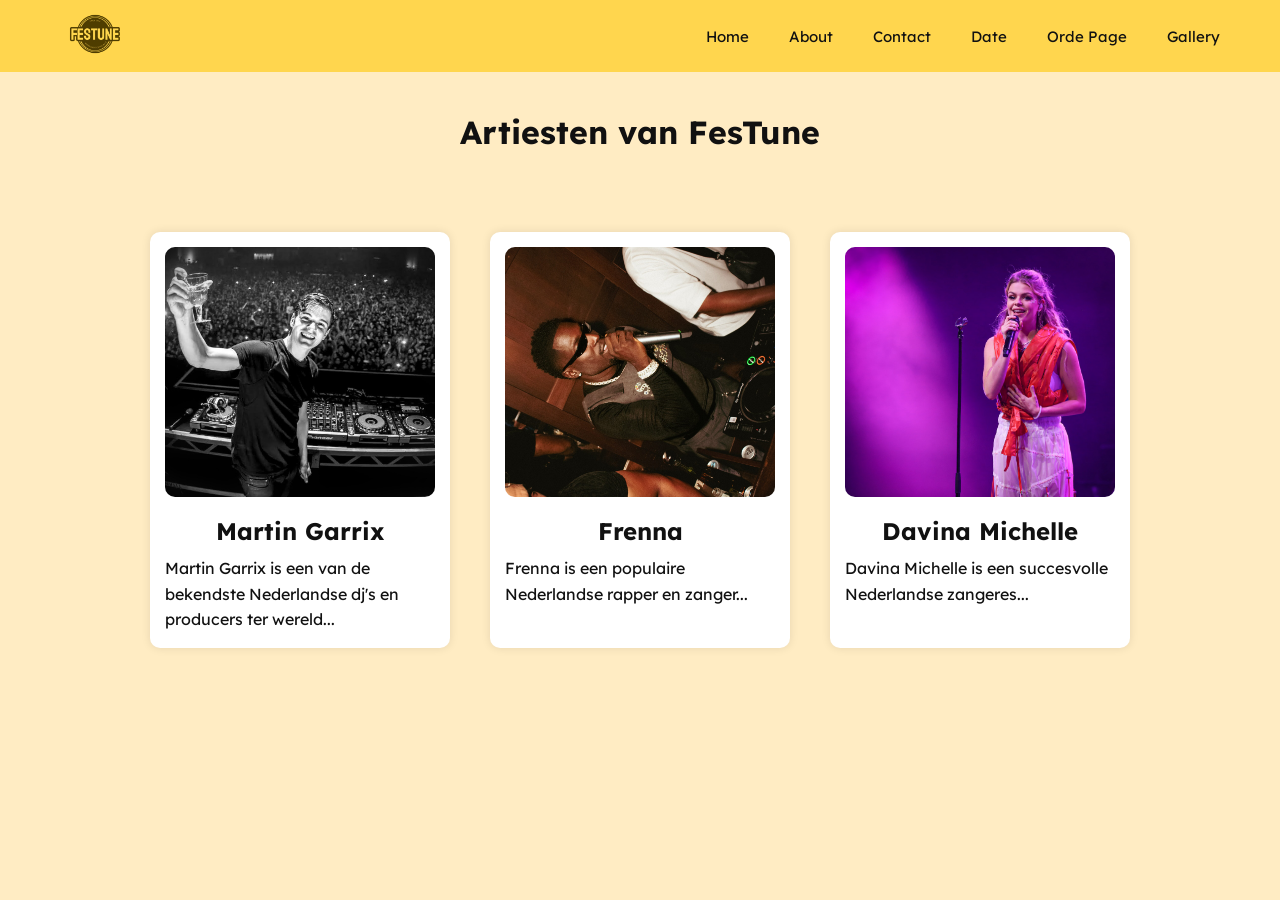
<file: Atakan/index.html>
<!doctype html>
<html lang="nl">
<head>
<meta charset="UTF-8">
<meta name="viewport" content="width=device-width, initial-scale=1.0">
<title>FesTune</title>
  <link rel="icon" type="image/x-icon" href="../assets/logo/Logo-FesTune.png">
  <link rel="preconnect" href="https://fonts.googleapis.com">
  <link rel="preconnect" href="https://fonts.gstatic.com" crossorigin>
  <link href="https://fonts.googleapis.com/css2?family=Lexend:wght@100..900&display=swap" rel="stylesheet">
<style>
*{
    margin: 0;
    padding: 0;
    box-sizing: border-box;
}

body {
  font-family: 'Lexend', sans-serif;
  background: #ffecc3;
  color: #111;
  margin: 0;
  padding: 0;
  box-sizing: border-box;
}

nav {
  background-color: #ffd64e;
  padding: 0 60px;
  height: 72px;
  display: flex;
  align-items: center;
  justify-content: space-between;
}

.logo img {
  width: 70px;
  height: auto;
}

.nav-links {
  list-style: none;
  display: flex;
  gap: 40px;
}

.nav-links a {
  font-size: 15px;
  color: #111;
  text-decoration: none;
  font-weight: 400;
}

.nav-links a:hover {
  text-decoration: underline;
}


h1{
    text-align: center;
    padding: 40px;
}


.gallery{
    display: flex;
    justify-content: center;
    gap: 40px;
    padding: 40px;
    flex-wrap: wrap;
}


.card{
    width: 300px;
    background-color: white;
    padding: 15px;
    border-radius: 10px;
    box-shadow: 0 0 10px rgba(0,0,0,0.1);
    text-align: center;

    display: block;
    text-decoration: none;
    color: inherit;

    transition: 0.2s ease;
}

.card:hover{
    transform: scale(1.03);
}

.card img{
    width: 100%;
    height: 250px;
    object-fit: cover;
    border-radius: 10px;
}

.card h2{
    margin-top: 15px;
    margin-bottom: 10px;
}

.card p{
    line-height: 1.6;
    text-align: left;
}


footer{
    text-align: center;
    padding: 20px;
    background-color: lightgray;
    margin-top: 30px;
}

@media (max-width: 768px){
    nav{
        flex-direction: column;
        height: auto;
        padding: 15px;
        gap: 10px;
    }

    .nav-links{
        flex-direction: column;
        gap: 10px;
        text-align: center;
    }

    .gallery{
        padding: 20px;
    }
}
</style>
</head>
<body>

<nav>
    <span class="logo"><img src="../assets/logo/Logo-FesTune.png" alt="Logo"></span>
    <ul class="nav-links">
      <li><a href="../Mark/index.html">Home</a></li>
      <li><a href="../Mark/About/about.html">About</a></li>
      <li><a href="../Mark/Contact/contact.html">Contact</a></li>
      <li><a href="#">Date</a></li>
      <li><a href="../Mark/Order-Page/bestellen.php">Orde Page</a></li>
      <li><a href="../Atakan/index.html">Gallery</a></li>
    </ul>
  </nav>

<h1>Artiesten van FesTune</h1>

<div class="gallery">

    <a href="martin.html" class="card">
        <img src="603409.jpg" alt="Martin Garrix">
        <h2>Martin Garrix</h2>
        <p>Martin Garrix is een van de bekendste Nederlandse dj's en producers ter wereld...</p>
    </a>

    <a href="frenna.html" class="card">
        <img src="Foto-Frenna-Tiagolopu-1-scaled.jpg" alt="Frenna">
        <h2>Frenna</h2>
        <p>Frenna is een populaire Nederlandse rapper en zanger...</p>
    </a>

    <a href="davina.html" class="card">
        <img src="download.jpg" alt="Davina Michelle">
        <h2>Davina Michelle</h2>
        <p>Davina Michelle is een succesvolle Nederlandse zangeres...</p>
    </a>

</div>



</body>
</html>
</file>
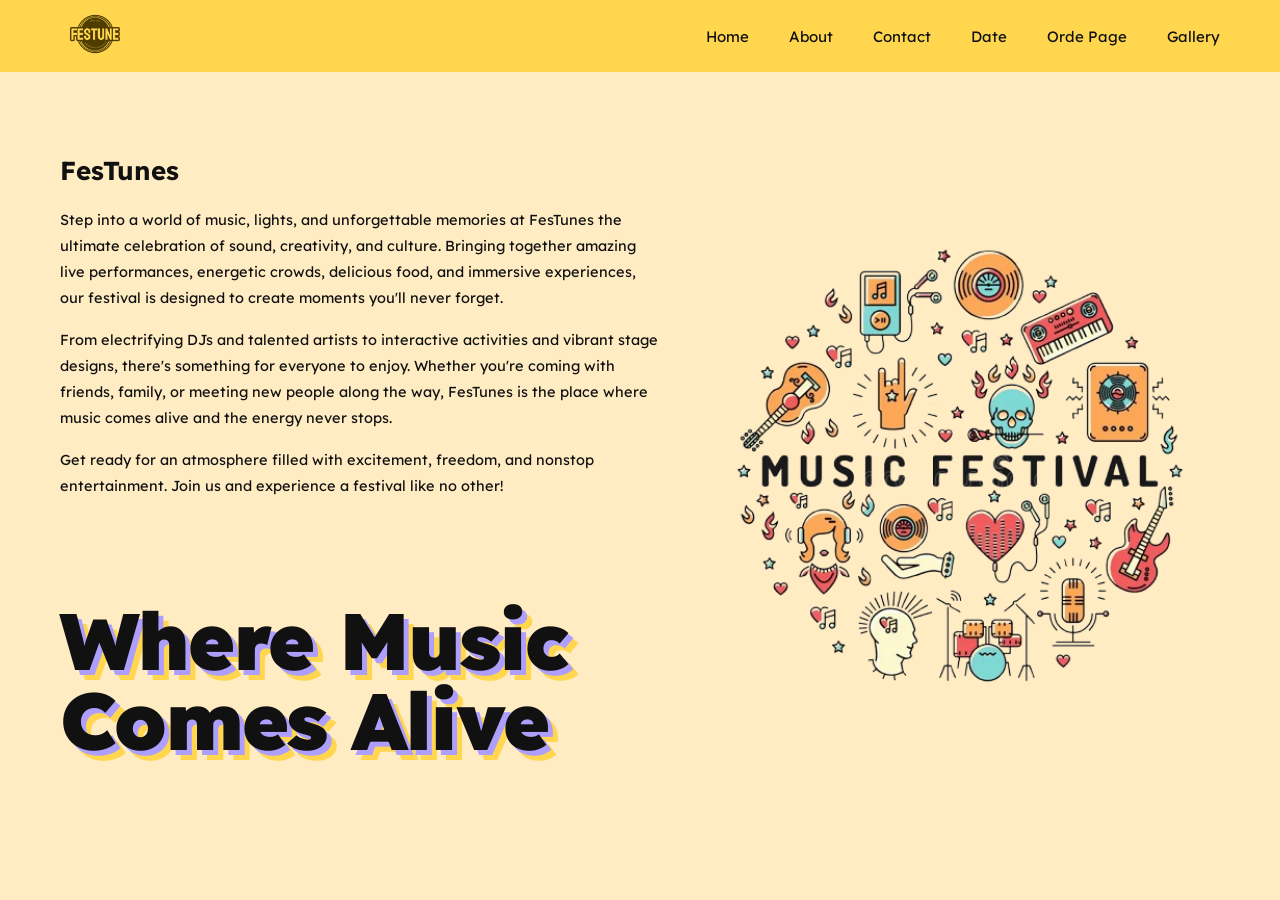
<file: Mark/index.html>
<!DOCTYPE html>
<html lang="en">
<head>
  <meta charset="UTF-8" />
  <meta name="viewport" content="width=device-width, initial-scale=1.0" />
  <title>Homepagina</title>
  <link rel="icon" type="image/x-icon" href="../assets/logo/Logo-FesTune.png">
  <link rel="preconnect" href="https://fonts.googleapis.com">
  <link rel="preconnect" href="https://fonts.gstatic.com" crossorigin>
  <link href="https://fonts.googleapis.com/css2?family=Lexend:wght@100..900&display=swap" rel="stylesheet">
  <link rel="stylesheet" href="style.css">
</head>
<body>
  <header class="header">
  <nav>
    <span class="logo"><img src="assets/Logo-FesTune.png" alt="Logo"></span>
    <ul class="nav-links">
      <li><a href="../Mark/index.html">Home</a></li>
      <li><a href="../Mark/About/about.html">About</a></li>
      <li><a href="../Mark/Contact/contact.html">Contact</a></li>
      <li><a href="#">Date</a></li>
      <li><a href="../Mark/Order-Page/bestellen.php">Orde Page</a></li>
      <li><a href="../Atakan/index.html">Gallery</a></li>
    </ul>
  </nav>
  </header>

  <div class="page-content">
    <div class="left">
      <h2 class="section-heading">FesTunes</h2>
      <p class="section-body">
        Step into a world of music, lights, and unforgettable memories at FesTunes
        the ultimate celebration of sound, creativity, and culture. Bringing together amazing live performances,
        energetic crowds, delicious food, and immersive experiences, our festival is designed to create moments you'll never forget.
      </p>

      <p class="section-body">
        From electrifying DJs and talented artists to interactive activities and vibrant stage designs, there's something for
        everyone to enjoy. Whether you're coming with friends, family, or meeting new people along the way, FesTunes is the place
        where music comes alive and the energy never stops.
      </p>

      <p class="section-body">
        Get ready for an atmosphere filled with excitement, freedom, and nonstop entertainment. Join us and experience a festival like no other!
      </p>

      <h1>Where Music<br>Comes Alive</h1>
    </div>

    <div class="right">
      <img src="assets/Music_Festival_v2.png" alt="Music Festival">
    </div>
  </div>

</body>
</html>
</file>
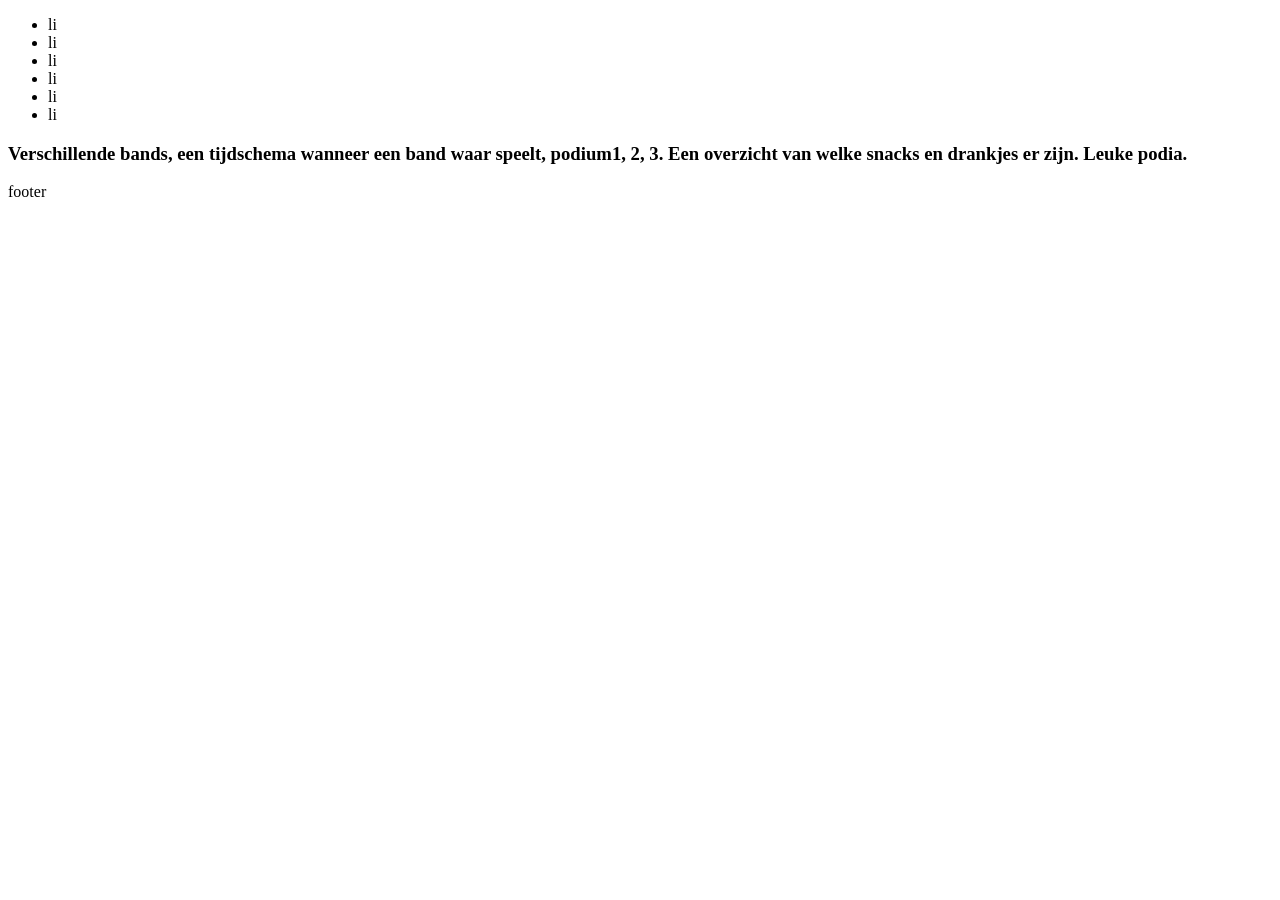
<file: Senna/index.html>
<!DOCTYPE html>
<html lang="en">
<head>
    <meta charset="UTF-8">
    <meta name="viewport" content="width=device-width, initial-scale=1.0">
    <title>FesTune | Home</title>
</head>
<body>

    <header class="header">
        <nav class="nav">
            <ul class="navList">
                <li class="navLi">li</li>
                <li class="navLi">li</li>
                <li class="navLi">li</li>
                <li class="navLi">li</li>
                <li class="navLi">li</li>
                <li class="navLi">li</li>
            </ul>
        </nav>
    </header>
    <main class="main">
        <h3>
            Verschillende bands, een tijdschema wanneer een band waar 
            speelt, podium1, 2, 3. Een overzicht van welke snacks en drankjes er zijn.

            Leuke podia.
        </h3>
    </main>
    <footer class="footer">
        footer
    </footer>
</body>
</html>
</file>
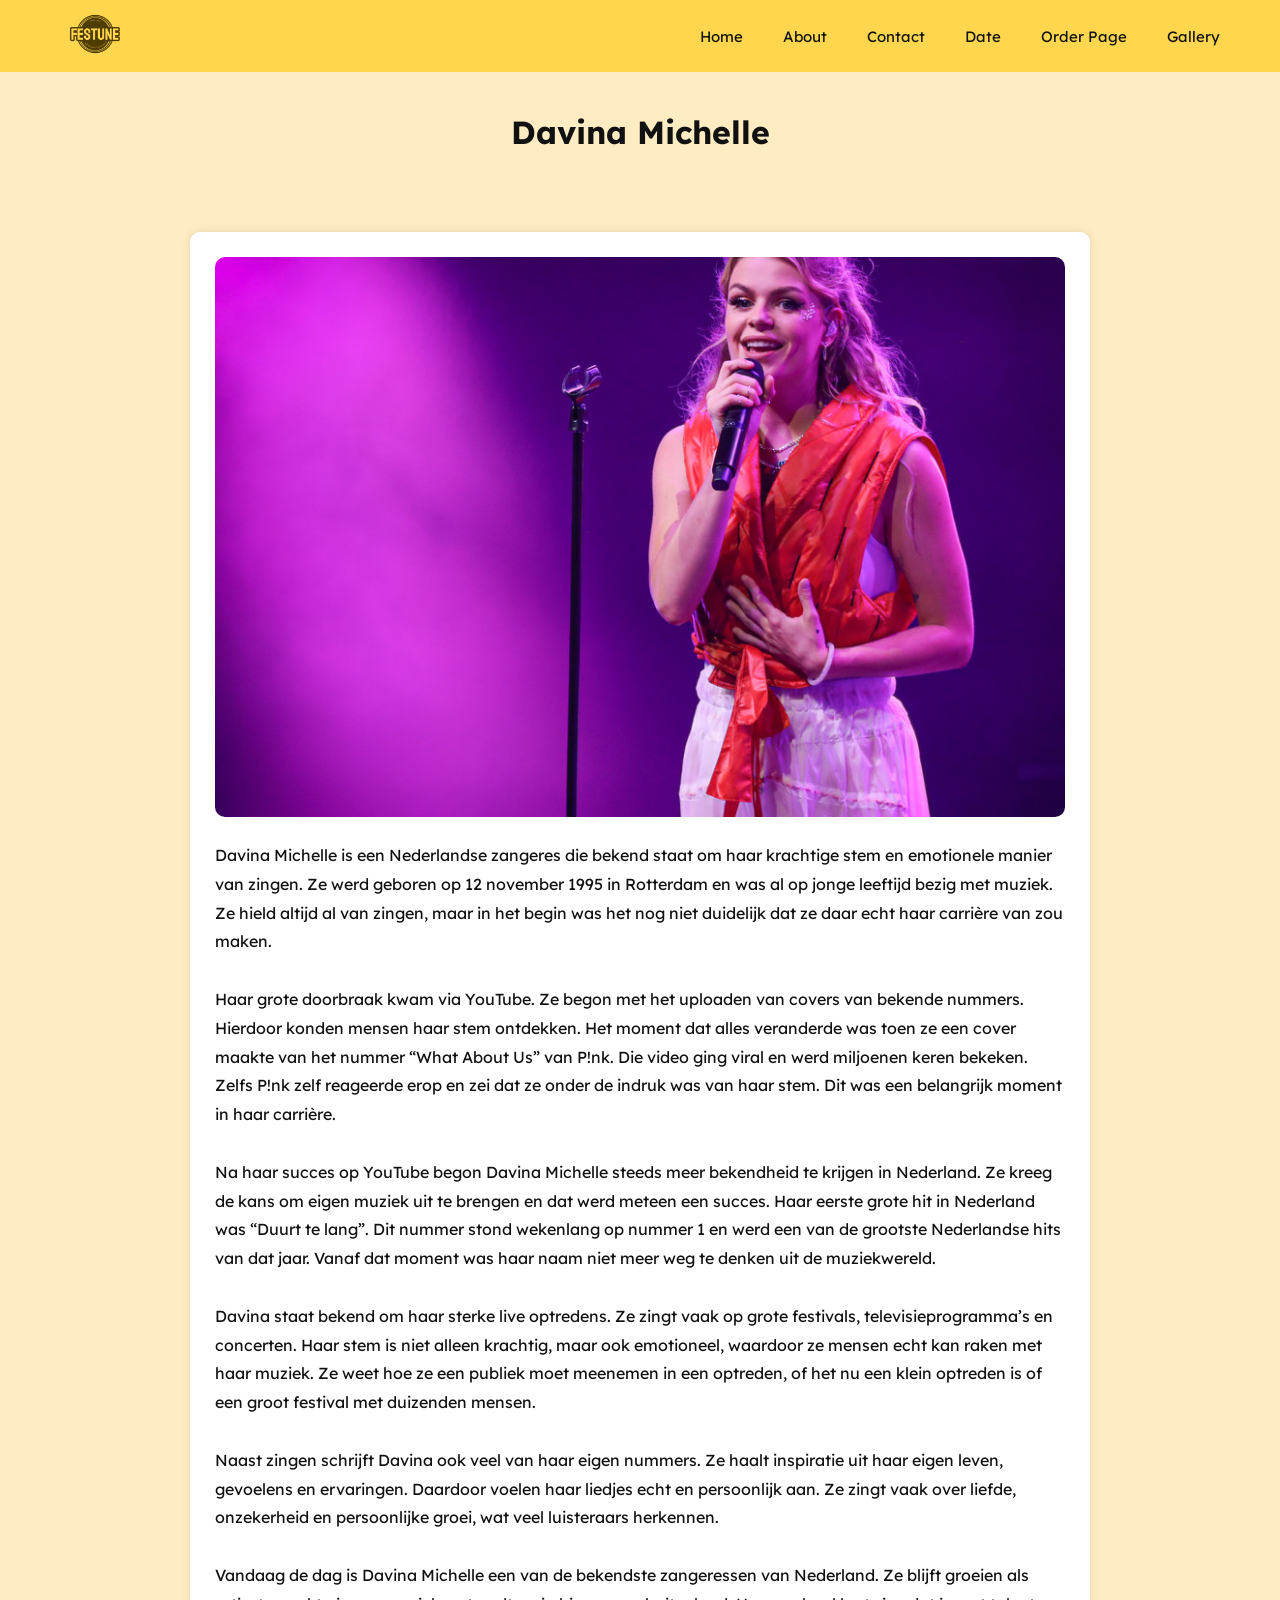
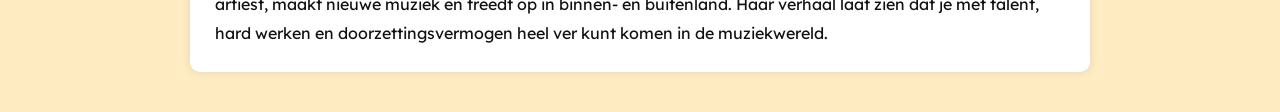
<file: Atakan/davina.html>
<!doctype html>
<html lang="nl">
<head>
<meta charset="UTF-8">
<meta name="viewport" content="width=device-width, initial-scale=1.0">
<title>Davina Michelle - FesTune</title>
<link rel="icon" type="image/x-icon" href="../assets/logo/Logo-FesTune.png">
  <link rel="preconnect" href="https://fonts.googleapis.com">
  <link rel="preconnect" href="https://fonts.gstatic.com" crossorigin>
  <link href="https://fonts.googleapis.com/css2?family=Lexend:wght@100..900&display=swap" rel="stylesheet">

<style>
*{
    margin: 0;
    padding: 0;
    box-sizing: border-box;
}

body{
    font-family: 'Lexend', sans-serif;
    background: #ffecc3;
    color: #111;
}


nav {
    background-color: #ffd64e;
    padding: 0 60px;
    height: 72px;
    display: flex;
    align-items: center;
    justify-content: space-between;
}

.logo img {
    width: 70px;
}

.nav-links {
    list-style: none;
    display: flex;
    gap: 40px;
}

.nav-links a {
    font-size: 15px;
    color: #111;
    text-decoration: none;
}

.nav-links a:hover {
    text-decoration: underline;
}


h1{
    text-align: center;
    padding: 40px;
}


.content{
    max-width: 900px;
    margin: 40px auto;
    background: white;
    padding: 25px;
    border-radius: 10px;
    box-shadow: 0 0 10px rgba(0,0,0,0.1);
}

.content img{
    width: 100%;
    height: auto;
    max-height: 560px;
    object-fit: cover;
    border-radius: 10px;
}

.content p{
    margin-top: 20px;
    line-height: 1.8;
}


@media (max-width: 768px){

    nav{
        flex-direction: column;
        height: auto;
        padding: 15px;
        gap: 10px;
    }

    .nav-links{
        flex-direction: column;
        gap: 10px;
        text-align: center;
    }

    .content{
        margin: 20px;
        padding: 15px;
    }

    h1{
        padding: 25px;
        font-size: 22px;
    }
}
</style>
</head>

<body>

<nav>
    <span class="logo"><img src="../assets/logo/Logo-FesTune.png" alt="Logo"></span>

    <ul class="nav-links">
        <li><a href="../Mark/index.html">Home</a></li>
        <li><a href="../Mark/About/about.html">About</a></li>
        <li><a href="../Mark/Contact/contact.html">Contact</a></li>
        <li><a href="#">Date</a></li>
        <li><a href="../Mark/Order-Page/bestellen.php">Order Page</a></li>
        <li><a href="../Atakan/index.html">Gallery</a></li>
    </ul>
</nav>

<h1>Davina Michelle</h1>

<div class="content">

    <img src="download.jpg" alt="Davina Michelle">

    <p>
Davina Michelle is een Nederlandse zangeres die bekend staat om haar krachtige stem en emotionele manier van zingen. Ze werd geboren op 12 november 1995 in Rotterdam en was al op jonge leeftijd bezig met muziek. Ze hield altijd al van zingen, maar in het begin was het nog niet duidelijk dat ze daar echt haar carrière van zou maken.
<br><br>

Haar grote doorbraak kwam via YouTube. Ze begon met het uploaden van covers van bekende nummers. Hierdoor konden mensen haar stem ontdekken. Het moment dat alles veranderde was toen ze een cover maakte van het nummer “What About Us” van P!nk. Die video ging viral en werd miljoenen keren bekeken. Zelfs P!nk zelf reageerde erop en zei dat ze onder de indruk was van haar stem. Dit was een belangrijk moment in haar carrière.
<br><br>

Na haar succes op YouTube begon Davina Michelle steeds meer bekendheid te krijgen in Nederland. Ze kreeg de kans om eigen muziek uit te brengen en dat werd meteen een succes. Haar eerste grote hit in Nederland was “Duurt te lang”. Dit nummer stond wekenlang op nummer 1 en werd een van de grootste Nederlandse hits van dat jaar. Vanaf dat moment was haar naam niet meer weg te denken uit de muziekwereld.
<br><br>

Davina staat bekend om haar sterke live optredens. Ze zingt vaak op grote festivals, televisieprogramma’s en concerten. Haar stem is niet alleen krachtig, maar ook emotioneel, waardoor ze mensen echt kan raken met haar muziek. Ze weet hoe ze een publiek moet meenemen in een optreden, of het nu een klein optreden is of een groot festival met duizenden mensen.
<br><br>

Naast zingen schrijft Davina ook veel van haar eigen nummers. Ze haalt inspiratie uit haar eigen leven, gevoelens en ervaringen. Daardoor voelen haar liedjes echt en persoonlijk aan. Ze zingt vaak over liefde, onzekerheid en persoonlijke groei, wat veel luisteraars herkennen.
<br><br>

Vandaag de dag is Davina Michelle een van de bekendste zangeressen van Nederland. Ze blijft groeien als artiest, maakt nieuwe muziek en treedt op in binnen- en buitenland. Haar verhaal laat zien dat je met talent, hard werken en doorzettingsvermogen heel ver kunt komen in de muziekwereld.
</p>
    
</div>

</body>
</html>
</file>
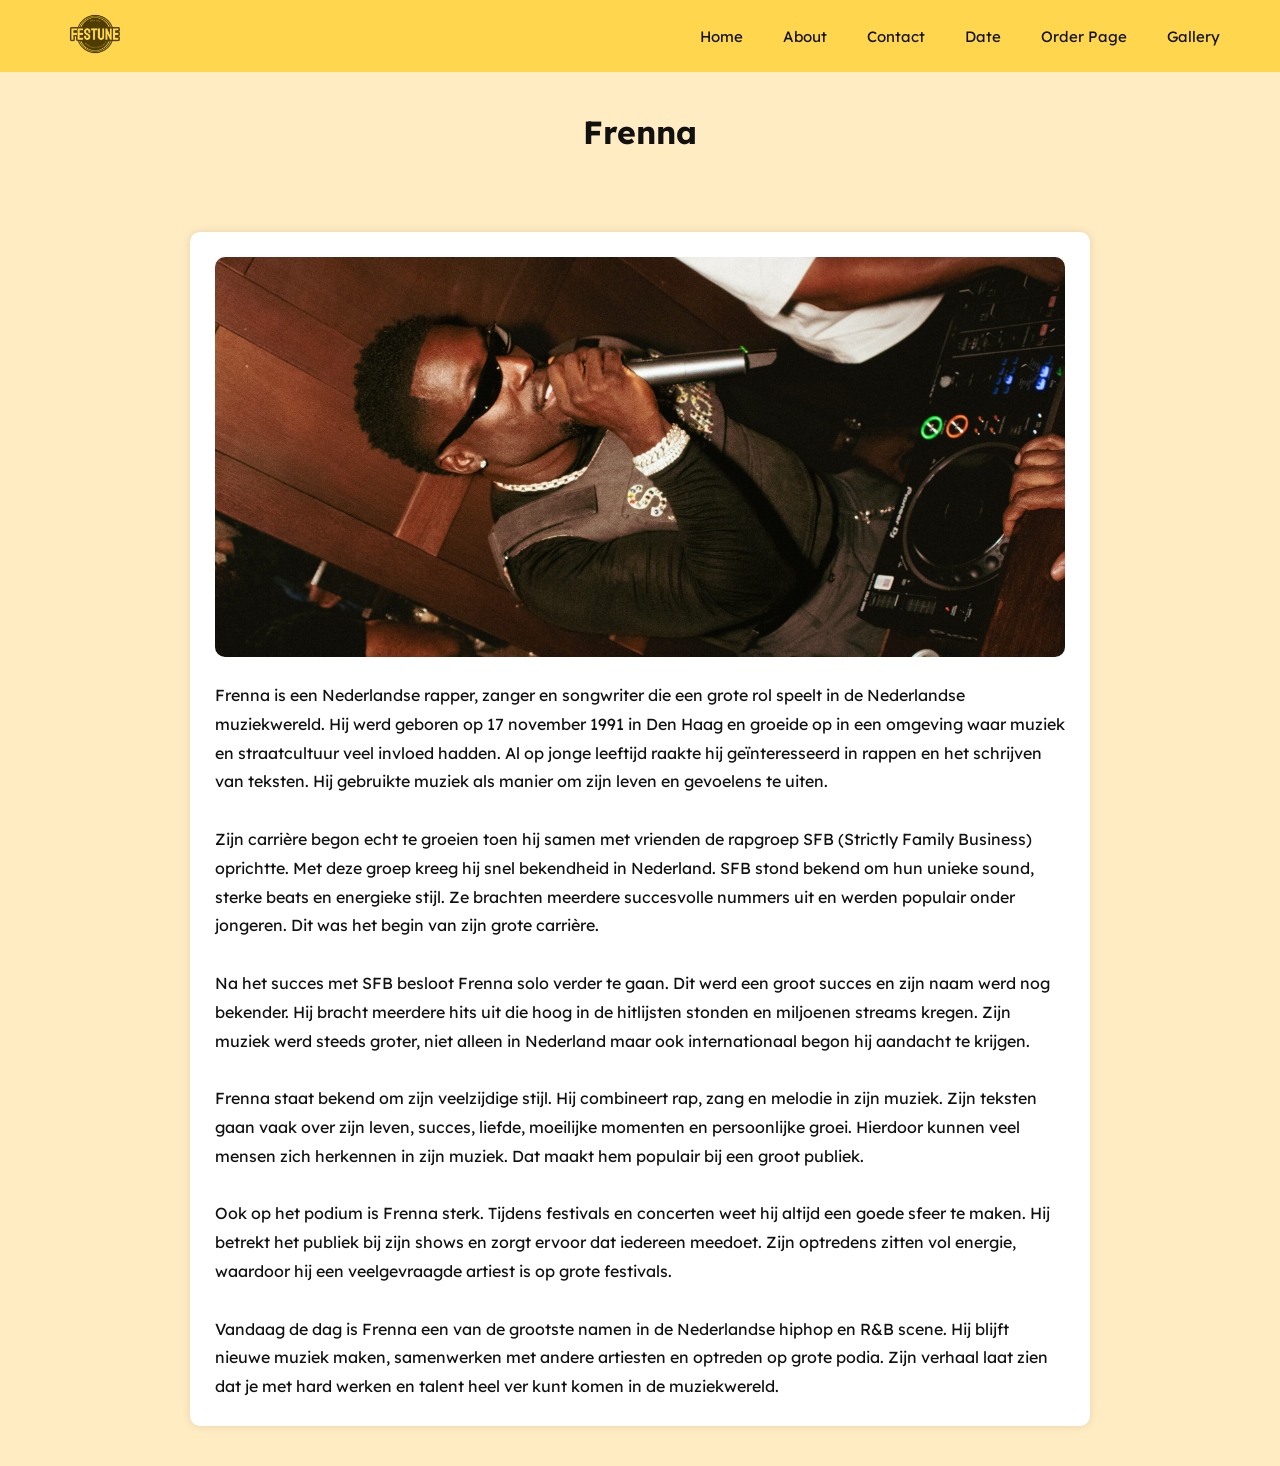
<file: Atakan/frenna.html>
<!doctype html>
<html lang="nl">
<head>
<meta charset="UTF-8">
<meta name="viewport" content="width=device-width, initial-scale=1.0">
<title>Frenna - FesTune</title>
<link rel="icon" type="image/x-icon" href="../assets/logo/Logo-FesTune.png">
  <link rel="preconnect" href="https://fonts.googleapis.com">
  <link rel="preconnect" href="https://fonts.gstatic.com" crossorigin>
  <link href="https://fonts.googleapis.com/css2?family=Lexend:wght@100..900&display=swap" rel="stylesheet">

<style>
*{
    margin: 0;
    padding: 0;
    box-sizing: border-box;
}

body{
    font-family: 'Lexend', sans-serif;
    background: #ffecc3;
    color: #111;
}

nav {
    background-color: #ffd64e;
    padding: 0 60px;
    height: 72px;
    display: flex;
    align-items: center;
    justify-content: space-between;
}

.logo img {
    width: 70px;
}

.nav-links {
    list-style: none;
    display: flex;
    gap: 40px;
}

.nav-links a {
    font-size: 15px;
    color: #111;
    text-decoration: none;
}

.nav-links a:hover {
    text-decoration: underline;
}


h1{
    text-align: center;
    padding: 40px;
}

.content{
    max-width: 900px;
    margin: 40px auto;
    background: white;
    padding: 25px;
    border-radius: 10px;
    box-shadow: 0 0 10px rgba(0,0,0,0.1);
}

.content img{
    width: 100%;
    height: auto;
    max-height: 400px;
    object-fit: cover;
    border-radius: 10px;
}

.content p{
    margin-top: 20px;
    line-height: 1.8;
}


@media (max-width: 768px){

    nav{
        flex-direction: column;
        height: auto;
        padding: 15px;
        gap: 10px;
    }

    .nav-links{
        flex-direction: column;
        gap: 10px;
        text-align: center;
    }

    .content{
        margin: 20px;
        padding: 15px;
    }

    h1{
        padding: 25px;
        font-size: 22px;
    }
}
</style>
</head>

<body>

<nav>
    <span class="logo"><img src="../assets/logo/Logo-FesTune.png" alt="Logo"></span>

    <ul class="nav-links">
        <li><a href="../Mark/index.html">Home</a></li>
        <li><a href="../Mark/About/about.html">About</a></li>
        <li><a href="../Mark/Contact/contact.html">Contact</a></li>
        <li><a href="#">Date</a></li>
        <li><a href="../Mark/Order-Page/bestellen.php">Order Page</a></li>
        <li><a href="../Atakan/index.html">Gallery</a></li>
    </ul>
</nav>

<h1>Frenna</h1>

<div class="content">

    <img src="Foto-Frenna-Tiagolopu-1-scaled.jpg" alt="Frenna">

    <p>
        Frenna is een Nederlandse rapper, zanger en songwriter die een grote rol speelt in de Nederlandse muziekwereld.
        Hij werd geboren op 17 november 1991 in Den Haag en groeide op in een omgeving waar muziek en straatcultuur veel invloed hadden.
        Al op jonge leeftijd raakte hij geïnteresseerd in rappen en het schrijven van teksten. Hij gebruikte muziek als manier om zijn leven en gevoelens te uiten.
        <br><br>

        Zijn carrière begon echt te groeien toen hij samen met vrienden de rapgroep SFB (Strictly Family Business) oprichtte.
        Met deze groep kreeg hij snel bekendheid in Nederland. SFB stond bekend om hun unieke sound, sterke beats en energieke stijl.
        Ze brachten meerdere succesvolle nummers uit en werden populair onder jongeren. Dit was het begin van zijn grote carrière.
        <br><br>

        Na het succes met SFB besloot Frenna solo verder te gaan. Dit werd een groot succes en zijn naam werd nog bekender.
        Hij bracht meerdere hits uit die hoog in de hitlijsten stonden en miljoenen streams kregen. Zijn muziek werd steeds groter,
        niet alleen in Nederland maar ook internationaal begon hij aandacht te krijgen.
        <br><br>

        Frenna staat bekend om zijn veelzijdige stijl. Hij combineert rap, zang en melodie in zijn muziek.
        Zijn teksten gaan vaak over zijn leven, succes, liefde, moeilijke momenten en persoonlijke groei.
        Hierdoor kunnen veel mensen zich herkennen in zijn muziek. Dat maakt hem populair bij een groot publiek.
        <br><br>

        Ook op het podium is Frenna sterk. Tijdens festivals en concerten weet hij altijd een goede sfeer te maken.
        Hij betrekt het publiek bij zijn shows en zorgt ervoor dat iedereen meedoet. Zijn optredens zitten vol energie,
        waardoor hij een veelgevraagde artiest is op grote festivals.
        <br><br>

        Vandaag de dag is Frenna een van de grootste namen in de Nederlandse hiphop en R&B scene.
        Hij blijft nieuwe muziek maken, samenwerken met andere artiesten en optreden op grote podia.
        Zijn verhaal laat zien dat je met hard werken en talent heel ver kunt komen in de muziekwereld.
    </p>

</div>

</body>
</html>
</file>
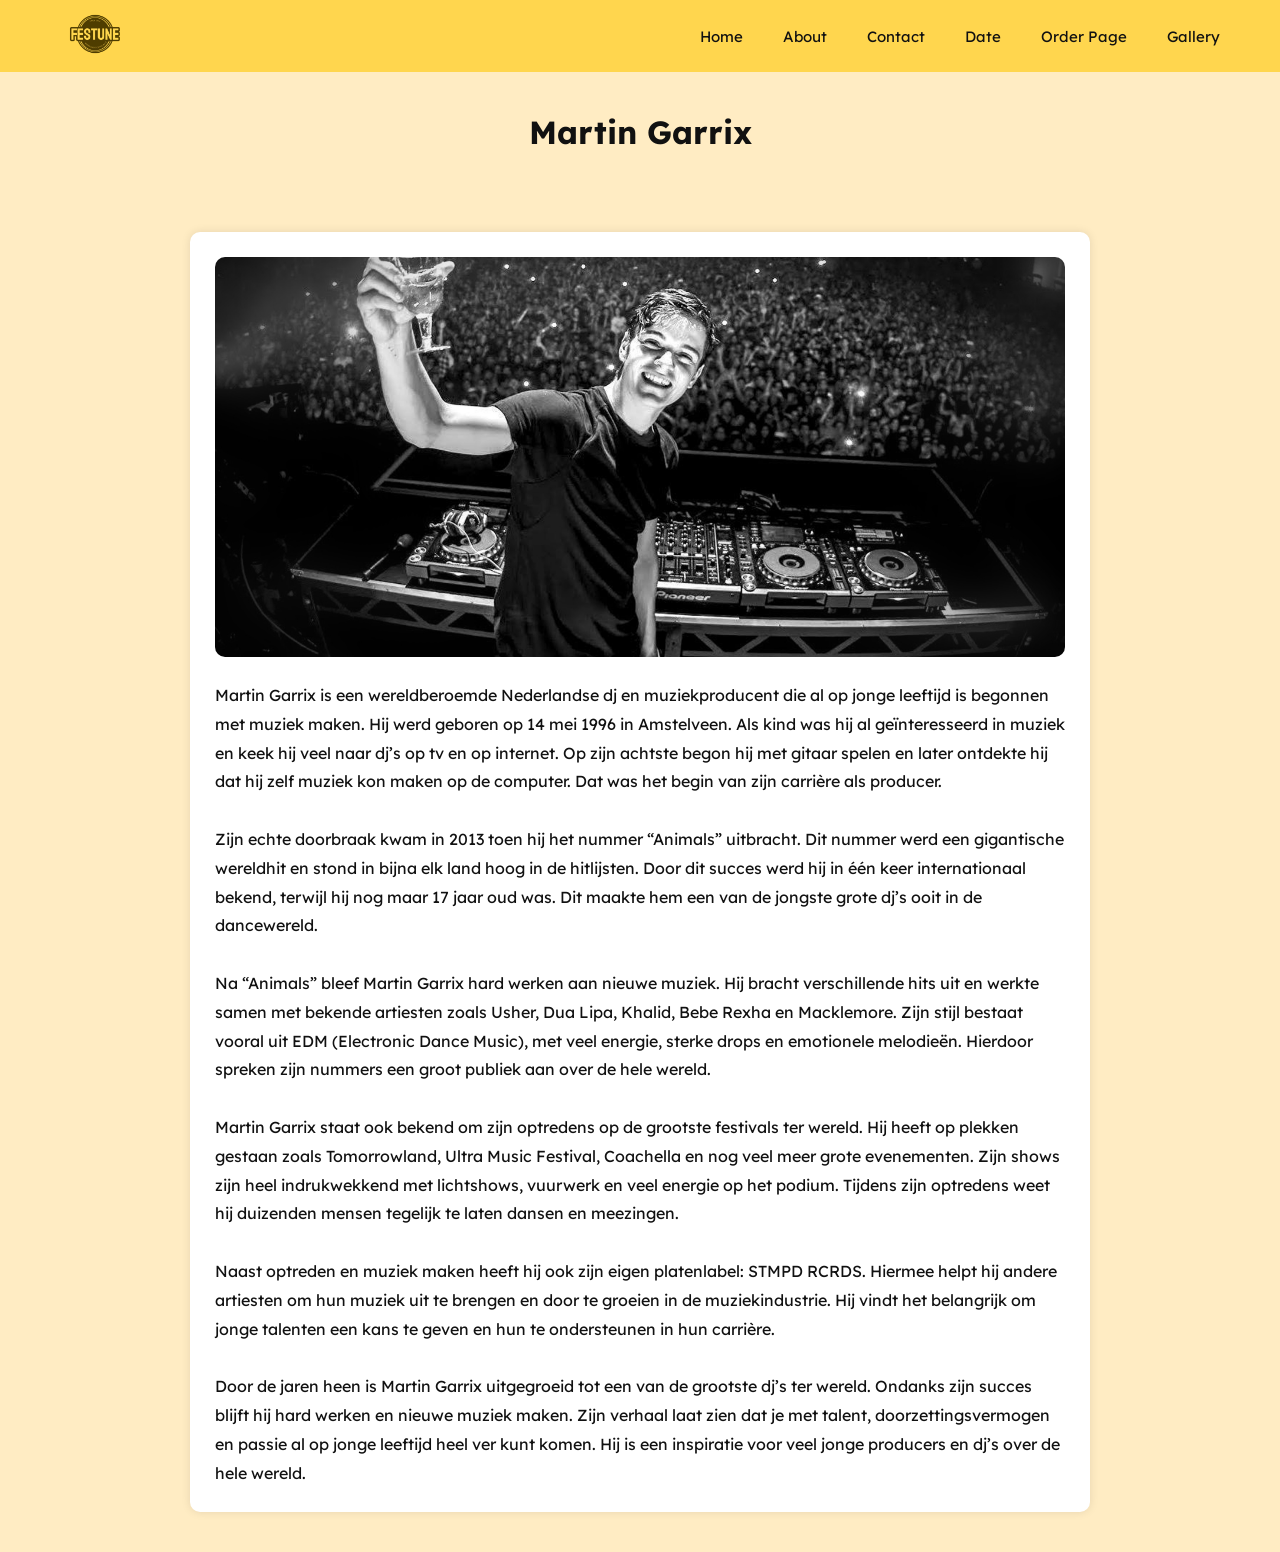
<file: Atakan/martin.html>
<!doctype html>
<html lang="nl">
<head>
<meta charset="UTF-8">
<meta name="viewport" content="width=device-width, initial-scale=1.0">
<title>Martin Garrix - FesTune</title>
<link rel="icon" type="image/x-icon" href="../assets/logo/Logo-FesTune.png">
  <link rel="preconnect" href="https://fonts.googleapis.com">
  <link rel="preconnect" href="https://fonts.gstatic.com" crossorigin>
  <link href="https://fonts.googleapis.com/css2?family=Lexend:wght@100..900&display=swap" rel="stylesheet">

<style>
*{
    margin: 0;
    padding: 0;
    box-sizing: border-box;
}

body{
    font-family: 'Lexend', sans-serif;
    background: #ffecc3;
    color: #111;
}


nav {
    background-color: #ffd64e;
    padding: 0 60px;
    height: 72px;
    display: flex;
    align-items: center;
    justify-content: space-between;
}

.logo img {
    width: 70px;
}

.nav-links {
    list-style: none;
    display: flex;
    gap: 40px;
}

.nav-links a {
    font-size: 15px;
    color: #111;
    text-decoration: none;
}

.nav-links a:hover {
    text-decoration: underline;
}

h1{
    text-align: center;
    padding: 40px;
}


.content{
    max-width: 900px;
    margin: 40px auto;
    background: white;
    padding: 25px;
    border-radius: 10px;
    box-shadow: 0 0 10px rgba(0,0,0,0.1);
}

.content img{
    width: 100%;
    height: auto;
    max-height: 400px;
    object-fit: cover;
    border-radius: 10px;
}

.content p{
    margin-top: 20px;
    line-height: 1.8;
}


@media (max-width: 768px){

    nav{
        flex-direction: column;
        height: auto;
        padding: 15px;
        gap: 10px;
    }

    .nav-links{
        flex-direction: column;
        gap: 10px;
        text-align: center;
    }

    .content{
        margin: 20px;
        padding: 15px;
    }

    h1{
        padding: 25px;
        font-size: 22px;
    }
}
</style>
</head>

<body>

<nav>
    <span class="logo"><img src="../assets/logo/Logo-FesTune.png" alt="Logo"></span>

    <ul class="nav-links">
        <li><a href="../Mark/index.html">Home</a></li>
        <li><a href="../Mark/About/about.html">About</a></li>
        <li><a href="../Mark/Contact/contact.html">Contact</a></li>
        <li><a href="#">Date</a></li>
        <li><a href="../Mark/Order-Page/bestellen.php">Order Page</a></li>
        <li><a href="../Atakan/index.html">Gallery</a></li>
    </ul>
</nav>

<h1>Martin Garrix</h1>

<div class="content">

    <img src="603409.jpg" alt="Martin Garrix">

    <p>
Martin Garrix is een wereldberoemde Nederlandse dj en muziekproducent die al op jonge leeftijd is begonnen met muziek maken. Hij werd geboren op 14 mei 1996 in Amstelveen. Als kind was hij al geïnteresseerd in muziek en keek hij veel naar dj’s op tv en op internet. Op zijn achtste begon hij met gitaar spelen en later ontdekte hij dat hij zelf muziek kon maken op de computer. Dat was het begin van zijn carrière als producer.
<br><br>

Zijn echte doorbraak kwam in 2013 toen hij het nummer “Animals” uitbracht. Dit nummer werd een gigantische wereldhit en stond in bijna elk land hoog in de hitlijsten. Door dit succes werd hij in één keer internationaal bekend, terwijl hij nog maar 17 jaar oud was. Dit maakte hem een van de jongste grote dj’s ooit in de dancewereld.
<br><br>

Na “Animals” bleef Martin Garrix hard werken aan nieuwe muziek. Hij bracht verschillende hits uit en werkte samen met bekende artiesten zoals Usher, Dua Lipa, Khalid, Bebe Rexha en Macklemore. Zijn stijl bestaat vooral uit EDM (Electronic Dance Music), met veel energie, sterke drops en emotionele melodieën. Hierdoor spreken zijn nummers een groot publiek aan over de hele wereld.
<br><br>

Martin Garrix staat ook bekend om zijn optredens op de grootste festivals ter wereld. Hij heeft op plekken gestaan zoals Tomorrowland, Ultra Music Festival, Coachella en nog veel meer grote evenementen. Zijn shows zijn heel indrukwekkend met lichtshows, vuurwerk en veel energie op het podium. Tijdens zijn optredens weet hij duizenden mensen tegelijk te laten dansen en meezingen.
<br><br>

Naast optreden en muziek maken heeft hij ook zijn eigen platenlabel: STMPD RCRDS. Hiermee helpt hij andere artiesten om hun muziek uit te brengen en door te groeien in de muziekindustrie. Hij vindt het belangrijk om jonge talenten een kans te geven en hun te ondersteunen in hun carrière.
<br><br>

Door de jaren heen is Martin Garrix uitgegroeid tot een van de grootste dj’s ter wereld. Ondanks zijn succes blijft hij hard werken en nieuwe muziek maken. Zijn verhaal laat zien dat je met talent, doorzettingsvermogen en passie al op jonge leeftijd heel ver kunt komen. Hij is een inspiratie voor veel jonge producers en dj’s over de hele wereld.
</p>

</div>

</body>
</html>
</file>
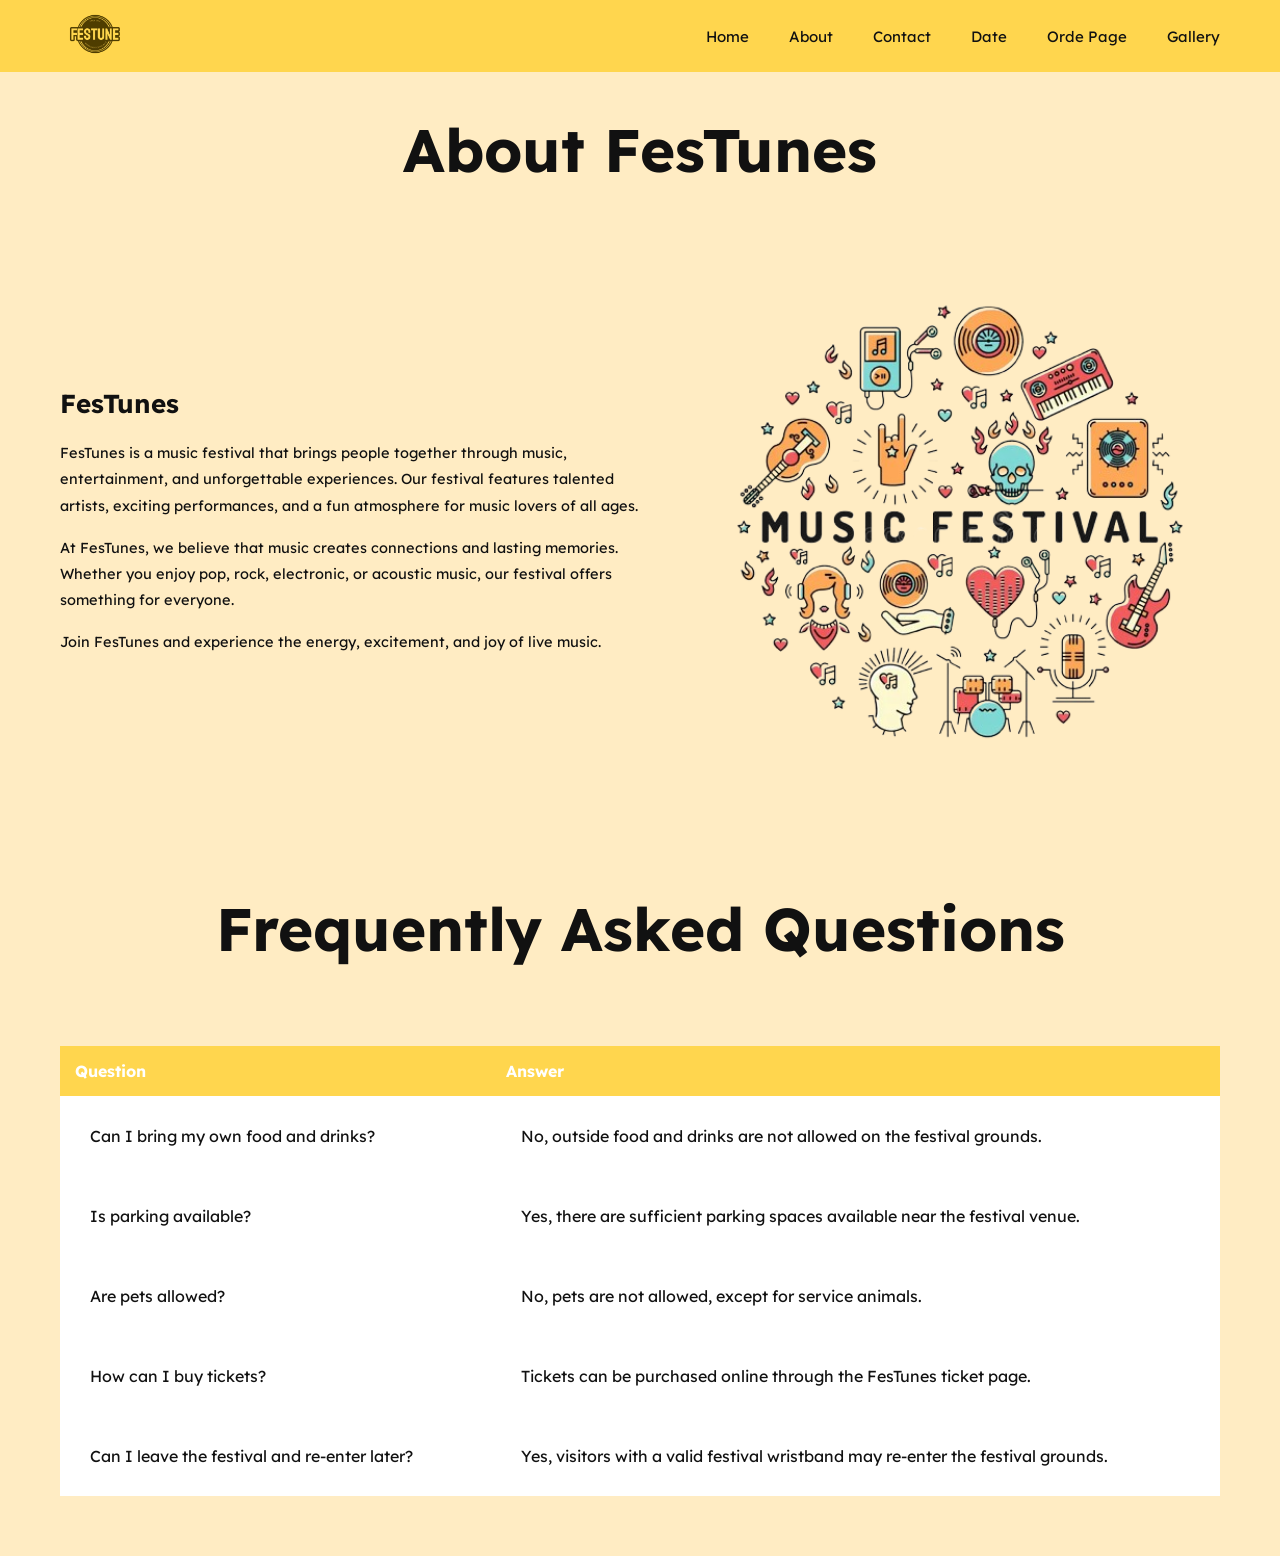
<file: Mark/About/about.html>
<!doctype html>
<html lang="en">
<head>
    <meta charset="UTF-8">
    <meta name="viewport"
          content="width=device-width, user-scalable=no, initial-scale=1.0, maximum-scale=1.0, minimum-scale=1.0">
    <meta http-equiv="X-UA-Compatible" content="ie=edge">
    <title>About FesTunes</title>
    <link rel="icon" type="image/x-icon" href="../../assets/logo/Logo-FesTune.png">
    <link rel="preconnect" href="https://fonts.googleapis.com">
    <link rel="preconnect" href="https://fonts.gstatic.com" crossorigin>
    <link href="https://fonts.googleapis.com/css2?family=Lexend:wght@100..900&display=swap" rel="stylesheet">
    <link rel="stylesheet" href="about.css">
</head>
<body>

<nav>
    <span class="logo"><img src="assets/Logo-FesTune.png" alt="Logo"></span>
    <ul class="nav-links">
        <li><a href="../index.html">Home</a></li>
        <li><a href="../About/about.html">About</a></li>
        <li><a href="../Contact/contact.html">Contact</a></li>
        <li><a href="#">Date</a></li>
        <li><a href="../Order-Page/bestellen.php">Orde Page</a></li>
        <li><a href="../../Atakan/index.html">Gallery</a></li>
    </ul>
</nav>

<h1 class="heading-h1">About FesTunes</h1>

<main class="page-content">
    <div>
        <div class="left">
            <div class="section-heading">FesTunes</div>
            <p class="section-body">FesTunes is a music festival that brings people together through music, 
                entertainment, and unforgettable experiences. Our festival features talented artists, exciting 
                performances, and a fun atmosphere for music lovers of all ages.</p>
            
            <p class="section-body">At FesTunes, we believe that music creates connections and lasting memories. Whether
                you enjoy pop, rock, electronic, or acoustic music, our festival offers something for everyone.</p>
            
            <p class="section-body">Join FesTunes and experience the energy, excitement, and joy of live music.</p>
        </div>
    </div>
    
    <div class="right"><img src="assets/Music_Festival_v2.png" alt="Music Festival"></div>
</main>


<h1 class="heading-h1">Frequently Asked Questions</h1>
<main class="questions">
    <table>
        <tr>
            <th>Question</th>
            <th>Answer</th>
        </tr>

        <tr>
            <td>Can I bring my own food and drinks?</td>
            <td>No, outside food and drinks are not allowed on the festival grounds.</td>
        </tr>

        <tr>
            <td>Is parking available?</td>
            <td>Yes, there are sufficient parking spaces available near the festival venue.</td>
        </tr>

        <tr>
            <td>Are pets allowed?</td>
            <td>No, pets are not allowed, except for service animals.</td>
        </tr>

        <tr>
            <td>How can I buy tickets?</td>
            <td>Tickets can be purchased online through the FesTunes ticket page.</td>
        </tr>

        <tr>
            <td>Can I leave the festival and re-enter later?</td>
            <td>Yes, visitors with a valid festival wristband may re-enter the festival grounds.</td>
        </tr>
    </table>
</main>
</body>
</html>
</file>
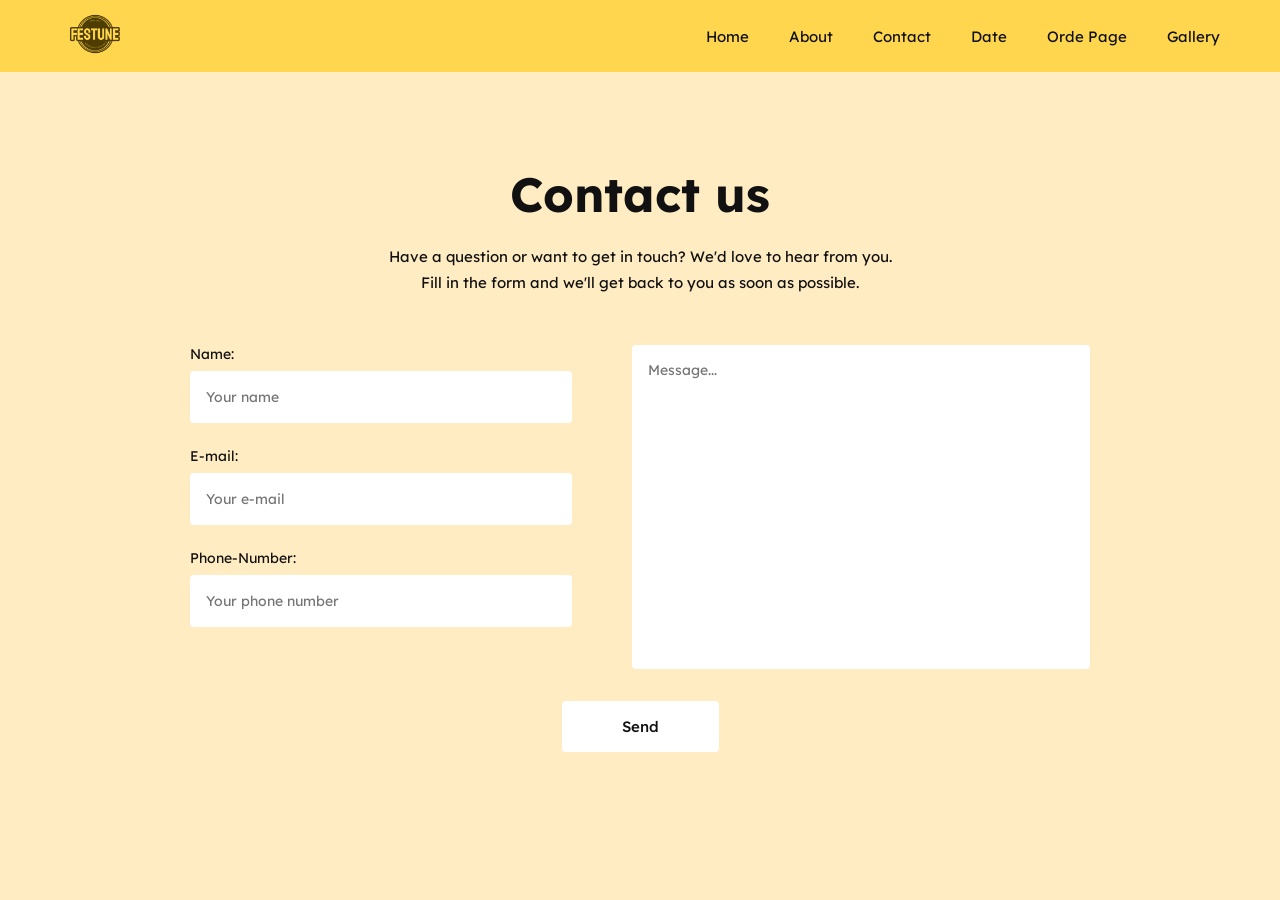
<file: Mark/Contact/contact.html>
<!DOCTYPE html>
<html lang="en">
<head>
  <meta charset="UTF-8" />
  <meta name="viewport" content="width=device-width, initial-scale=1.0" />
  <title>Contact</title>
  <link rel="icon" type="image/x-icon" href="../../assets/logo/Logo-FesTune.png">
  <link rel="preconnect" href="https://fonts.googleapis.com">
  <link rel="preconnect" href="https://fonts.gstatic.com" crossorigin>
  <link href="https://fonts.googleapis.com/css2?family=Lexend:wght@100..900&display=swap" rel="stylesheet">
  <link rel="stylesheet" href="contact.css">
</head>
<body>

  <nav>
    <span class="logo"><img src="../assets/Logo-FesTune.png" alt="Logo"></span>
    <ul class="nav-links">
      <li><a href="../index.html">Home</a></li>
      <li><a href="../About/about.html">About</a></li>
      <li><a href="contact.html">Contact</a></li>
      <li><a href="#">Date</a></li>
      <li><a href="../Order-Page/bestellen.php">Orde Page</a></li>
      <li><a href="../../Atakan/index.html">Gallery</a></li>
    </ul>
  </nav>

  <main>
    <h1>Contact us</h1>
    <p class="subtitle">
      Have a question or want to get in touch? We'd love to hear from you. Fill in the form and we'll get back to you as soon as possible.
    </p>

    <div class="form-layout">
      <div class="form-left">
        <div class="form-group">
          <label for="name">Name:</label>
          <input type="text" id="name" name="name" placeholder="Your name"/>
        </div>
        <div class="form-group">
          <label for="email">E-mail:</label>
          <input type="email" id="email" name="email" placeholder="Your e-mail"/>
        </div>
        <div class="form-group">
          <label for="phone">Phone-Number:</label>
          <input type="tel" id="phone" name="phone" placeholder="Your phone number"/>
        </div>
      </div>
      <div class="form-right">
        <textarea id="message" name="message" placeholder="Message..."></textarea>
      </div>
    </div>

    <div class="submit-row">
      <button type="submit">Send</button>
    </div>
  </main>

</body>
</html>
</file>
<file: Mark/style.css>
body {
  font-family: 'Lexend', sans-serif;
  background: #ffecc3;
  color: #111;
  margin: 0;
  padding: 0;
  box-sizing: border-box;
}

nav {
  background-color: #ffd64e;
  padding: 0 60px;
  height: 72px;
  display: flex;
  align-items: center;
  justify-content: space-between;
}

.logo img {
  width: 70px;
  height: auto;
}

.nav-links {
  list-style: none;
  display: flex;
  gap: 40px;
}

.nav-links a {
  font-size: 15px;
  color: #111;
  text-decoration: none;
  font-weight: 400;
}

.nav-links a:hover {
  text-decoration: underline;
}

.page-content {
  display: flex;
  align-items: center;
  justify-content: space-between;
  padding: 60px 60px;
  gap: 40px;
}

.left {
  flex: 1;
}

.section-heading {
  font-size: 26px;
  font-weight: 700;
  margin-bottom: 20px;
  color: #111;
}

.section-body {
  font-size: 14.5px;
  line-height: 1.8;
  color: #111;
  margin-bottom: 16px;
}

.left h1 {
  font-size: 80px;
  font-weight: 900;
  line-height: 1.0;
  letter-spacing: -2px;
  margin-top: 100px;
  color: #111;
  text-shadow: 5px 5px 0 #ae9fff, 10px 10px 0 #ffd64e;
  animation: shadow-dance 1.8s infinite;
}

@keyframes shadow-dance {
    0%, 100% {
        text-shadow: 5px 5px 0 #ae9fff, 10px 10px 0 #ffd64e;
    }

    50% {
        text-shadow: -5px -5px 0 #ffd64e, -10px -10px 0 #ae9fff;
    }
}
 

.right img {
  width: 520px;
  height: auto;
  flex-shrink: 0;
}

@media (min-width: 1645px) {
  .section-heading {font-size: 50px;}
  .section-body {font-size: 20px;}
  .right img {width: 900px;
              height: auto;
  }
  .left h1 {font-size: 100px;
            margin-top: 200px;
  }
}
</file>
<file: Mark/About/about.css>
body {
    font-family: 'Lexend', sans-serif;
    background: #ffecc3;
    color: #111;
    margin: 0;
    padding: 0;
    box-sizing: border-box;
}

nav {
    background-color: #ffd64e;
    padding: 0 60px;
    height: 72px;
    display: flex;
    align-items: center;
    justify-content: space-between;
}

.logo img {
    width: 70px;
    height: auto;
}

.nav-links {
    list-style: none;
    display: flex;
    gap: 40px;
}

.nav-links a {
    font-size: 15px;
    color: #111;
    text-decoration: none;
    font-weight: 400;
}

.nav-links a:hover {
    text-decoration: underline;
}

h1 {
    font-size: 60px;
    font-weight: 700;
    text-align: center;
    margin-bottom: 20px;
}

.page-content {
    display: flex;
    align-items: center;
    justify-content: space-between;
    padding: 60px 60px;
    gap: 40px;
}

.left {
    flex: 1;
}

.section-heading {
    font-size: 26px;
    font-weight: 700;
    margin-bottom: 20px;
    color: #111;
}

.section-body {
    font-size: 14.5px;
    line-height: 1.8;
    color: #111;
    margin-bottom: 16px;
}

.left h1 {
    font-size: 80px;
    font-weight: 900;
    line-height: 1.0;
    letter-spacing: -2px;
    margin-top: 100px;
    color: #111;
    text-shadow: 5px 5px 0 #ae9fff, 10px 10px 0 #ffd64e;
    animation: shadow-dance 1.8s infinite;
}

.right img {
    width: 520px;
    height: auto;
    flex-shrink: 0;
}

.questions {
    display: flex;
    align-items: center;
    justify-content: space-between;
    padding: 60px 60px;
    gap: 40px;
}

table {
    width: 100%;
    margin: auto;
    border-collapse: collapse;
    background-color: white;
}

th {
    background-color: #ffd64e;
    color: white;
    padding: 15px;
    text-align: left;
}

td {
    padding: 30px;
}

tr:hover {
    background-color: #f5f5f5;
}

tr:last-child td {
    border-bottom: none;
}
</file>
<file: Mark/Contact/contact.css>
body {
  font-family: 'Lexend', sans-serif;
  background: #ffecc3;
  color: #111;
  margin: 0;
  padding: 0;
}

nav {
  background-color: #ffd64e;
  padding: 0 60px;
  height: 72px;
  display: flex;
  align-items: center;
  justify-content: space-between;
}

.logo img {
  width: 70px;
  height: auto;
}

.nav-links {
  list-style: none;
  display: flex;
  gap: 40px;
}

.nav-links a {
  font-size: 15px;
  color: #111;
  text-decoration: none;
  font-weight: 400;
}

.nav-links a:hover {
  text-decoration: underline;
}

main {
  max-width: 900px;
  margin: 0 auto;
  padding: 60px 20px;
}

h1 {
  font-size: 48px;
  font-weight: 700;
  text-align: center;
  margin-bottom: 20px;
}

.subtitle {
  font-size: 15px;
  line-height: 1.7;
  text-align: center;
  max-width: 520px;
  margin: 0 auto 50px;
  color: #111;
}

.form-layout {
  display: flex;
  gap: 60px;
  align-items: stretch;
}

.form-left {
  flex: 1;
  display: flex;
  flex-direction: column;
  gap: 24px;
}

.form-group {
  display: flex;
  flex-direction: column;
  gap: 8px;
}

.form-group label {
  font-size: 14px;
  font-weight: 400;
  color: #111;
}

.form-group input {
  background: white;
  border: none;
  border-radius: 4px;
  height: 52px;
  padding: 0 16px;
  font-family: 'Lexend', sans-serif;
  font-size: 14px;
  color: #111;
  outline: none;
}

.form-group input:focus {
  outline: 2px solid #ffd64e;
}

.form-right {
  flex: 1.2;
}

.form-right textarea {
  width: 100%;
  height: 100%;
  min-height: 320px;
  background: white;
  border: none;
  border-radius: 4px;
  padding: 16px;
  font-family: 'Lexend', sans-serif;
  font-size: 14px;
  color: #111;
  resize: none;
  outline: none;
  box-sizing: border-box;
}

.form-right textarea:focus {
  outline: 2px solid #ffd64e;
}

.submit-row {
  display: flex;
  justify-content: center;
  margin-top: 32px;
}

.submit-row button {
  background: white;
  border: none;
  border-radius: 4px;
  padding: 16px 60px;
  font-family: 'Lexend', sans-serif;
  font-size: 15px;
  font-weight: 500;
  color: #111;
  cursor: pointer;
}

.submit-row button:hover {
  background: #d6cece;
}

@media (min-width: 1645px) {
  main {padding: 220px 20px;}
}
</file>
